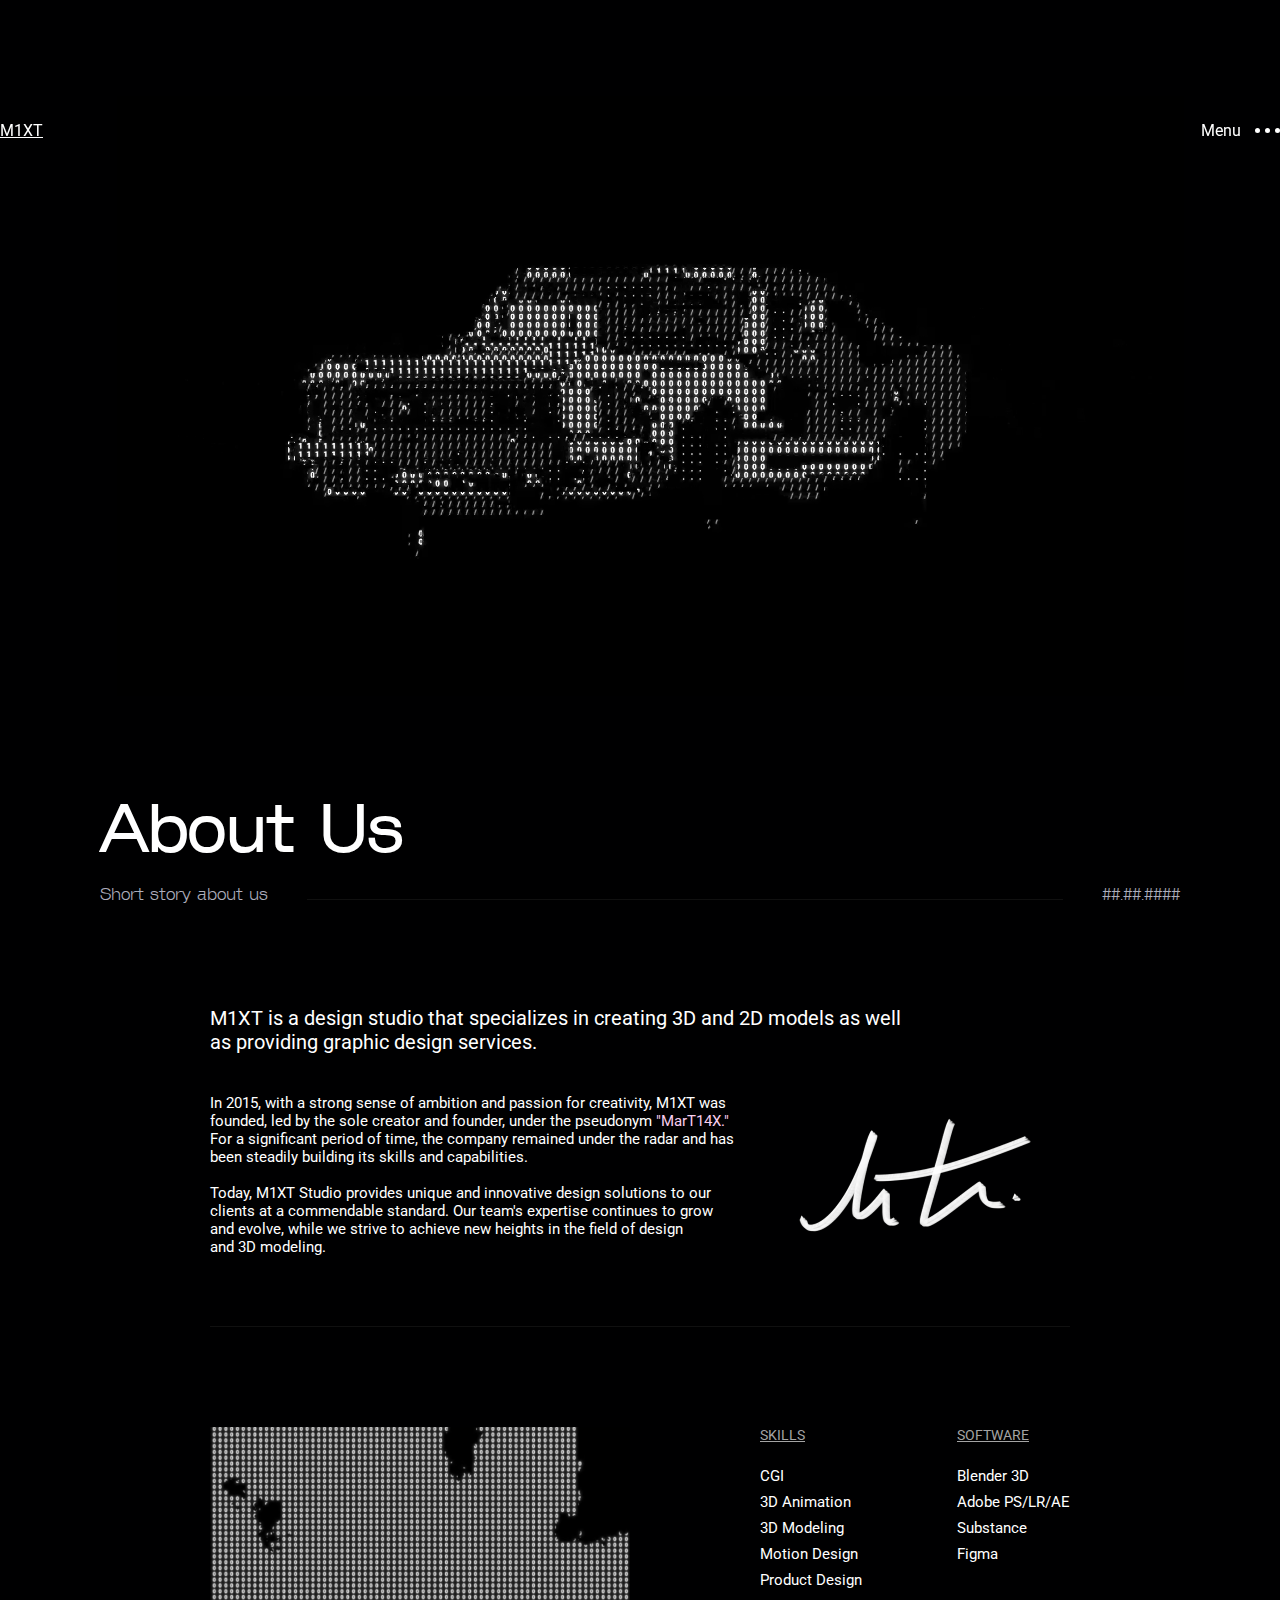
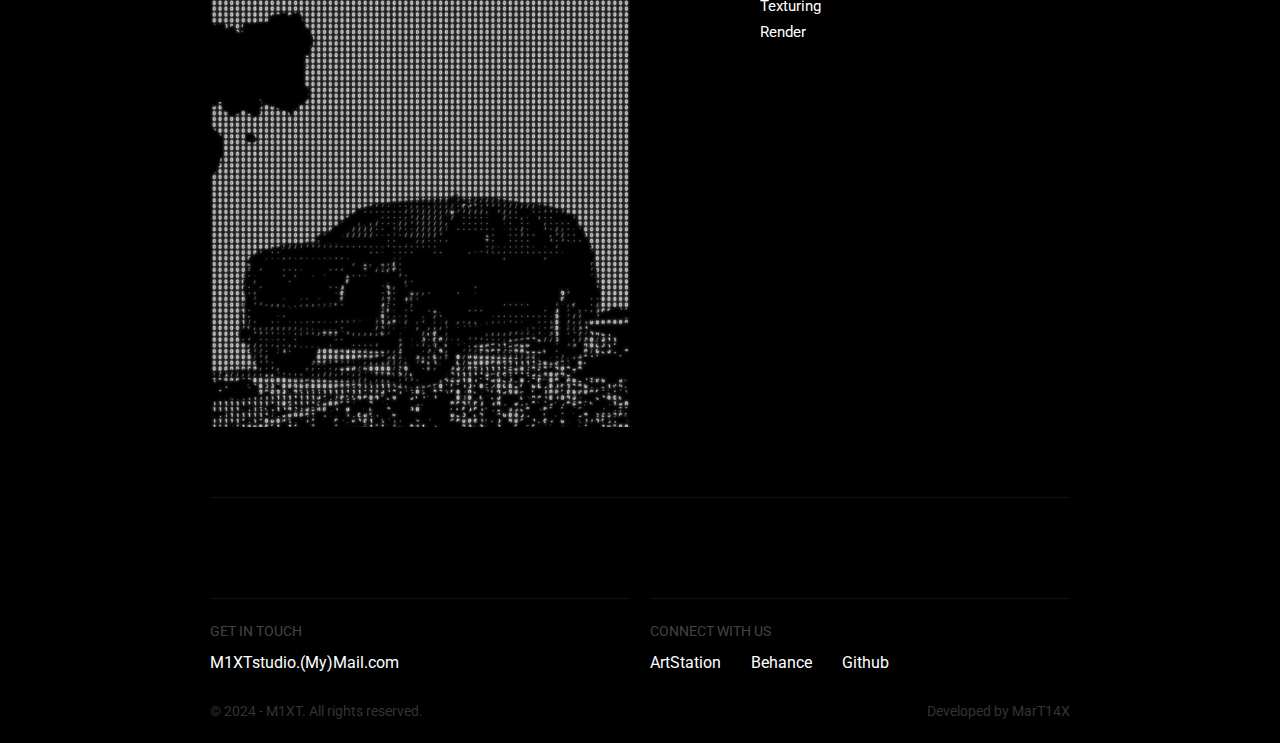
<file: about.html>
<!DOCTYPE html>
<html lang="en">

<head>
    <meta charset="UTF-8">
    <meta name="viewport" content="width=device-width, initial-scale=1.0">
    <title>M1XT.Inc/About</title>
    <link rel="stylesheet" href="./Styles/about.css">
    <link rel="stylesheet" href="./Styles/footer.css">
    <link rel="stylesheet" href="./Styles/header.css">

    <link rel="preconnect" href="https://fonts.googleapis.com">
    <link rel="preconnect" href="https://fonts.gstatic.com" crossorigin>
    <link href="https://fonts.googleapis.com/css2?family=Roboto:wght@300;400;500;700;900&display=swap" rel="stylesheet">
    <link rel="icon" href="./Imges/Web-Icon/weblogo.svg" type="image/x-icon">
    <link rel="preconnect" href="./Fonts/Aron-Normal.ttf">
</head>

<body>
    <special-header></special-header>

    <main>
        <div class="main_imge_section">
            <div class="main_imge_container">
                <video autoplay muted loop playsinline src="./Imges/Comp-vid/GT3_3.webm"></video>
            </div>
        </div>

        <div class="main_name_section">
            <div class="main_name_container">
                <div class="main_text_name">
                    <h1>
                        About Us
                    </h1>
                </div>

                <div class="main_disc_container">
                    <div class="main_disc_name">
                        <h2>
                            Short story about us
                        </h2>
                    </div>

                    <div class="main_disc_line"></div>

                    <div class="main_disc_date">
                        <p>
                            ##.##.####
                        </p>
                    </div>
                </div>
            </div>
        </div>

        <div class="discriptio_section">
            <div class="discription_section_container">
                <div class="discription_section_pargraph">
                    <h3>
                        M1XT is a design studio that specializes in creating 3D and 2D models as well
                        as providing graphic design services.
                    </h3>
                </div>

                <div class="discriptio_section_content_container">
                    <div class="discriptio_section_text">
                        <h4>
                            In 2015, with a strong sense of ambition and passion for creativity, M1XT was
                            founded, led by the sole creator and founder, under the pseudonym <font color="#F9CEEE">"MarT14X."</font>
                            For a significant period of time, the company remained under the radar and has been steadily
                            building its skills and capabilities.
                            <br> <br>
                            Today, M1XT Studio provides unique and innovative design solutions to our clients at a
                            commendable standard. Our team's expertise continues to grow and evolve, while we strive to
                            achieve new heights in the field of design and 3D modeling.
                        </h4>
                    </div>

                    <div class="discriptio_section_sign_img">
                        <img src="./Imges/PNG/m1xtSign_big.png" alt="M1XT Studios Sign" srcset="">
                    </div>
                </div>
            </div>
        </div>

        <div class="discriptio_section">
            <div class="discription_section_container">
                <div class="disciption_two_blocks">
                    <div class="discription_left_pic">
                        <img src="./Imges/PNG/cadi_im.png" alt="Cadilac made by: MarT14X">
                    </div>

                    <div >
                        <div class="rigth_two_colums">
                            <div class="discription_colum">
                                <div class="disciption_colum_name">
                                    <p>
                                        Skills
                                    </p>
                                </div>

                                <div class="disciption_colum_content">
                                    <p>CGI</p>
                                    <p>3D Animation</p>
                                    <p>3D Modeling</p>
                                    <p>Motion Design</p>
                                    <p>Product Design</p>
                                    <p>Texturing</p>
                                    <p>Render</p>
                                </div>
                            </div>

                            <div class="discription_colum">
                                <div class="disciption_colum_name">
                                    <p>
                                        Software
                                    </p>
                                </div>

                                <div class="disciption_colum_content">
                                    <p>Blender 3D</p>
                                    <p>Adobe PS/LR/AE</p>
                                    <p>Substance</p>
                                    <p>Figma</p>
                                </div>
                            </div>
                        </div>
                    </div>
                </div>
            </div>
        </div>
    </main>

    <special-footer></special-footer>
</body>
<script src="./Scripts/App.js"></script>
<script src="./Scripts/Footer.js"></script>
<script src="./Scripts/Header.js"></script>
</html>
</file>
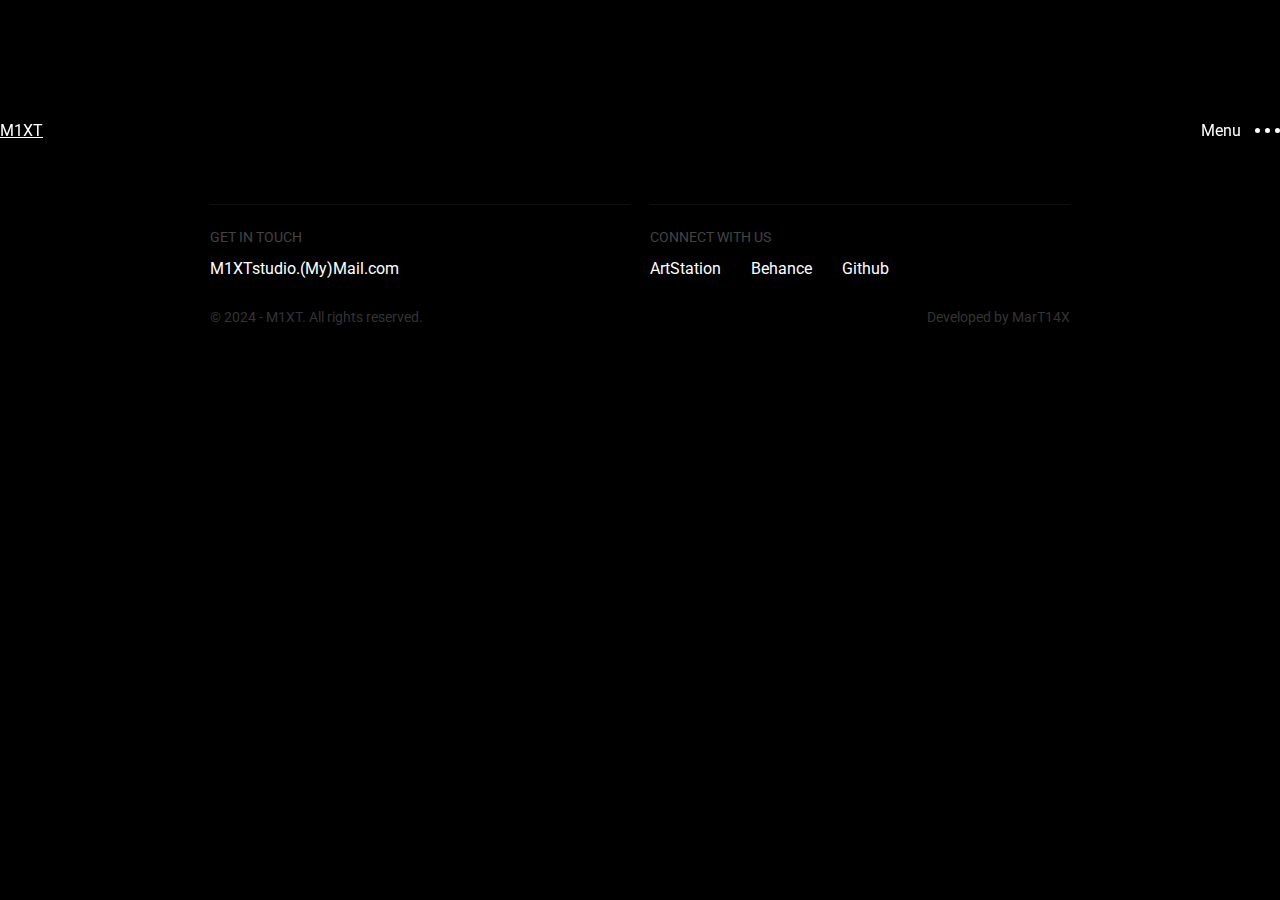
<file: card.html>
<!DOCTYPE html>
<html lang="en">

<head>
    <meta charset="UTF-8">
    <meta name="viewport" content="width=device-width, initial-scale=1.0">
    <title>M1XT.Inc/Projects</title>
    <link rel="stylesheet" href="./Styles/footer.css">
    <link rel="stylesheet" href="./Styles/header.css">

    <link rel="preconnect" href="https://fonts.googleapis.com">
    <link rel="preconnect" href="https://fonts.gstatic.com" crossorigin>
    <link href="https://fonts.googleapis.com/css2?family=Roboto:wght@300;400;500;700;900&display=swap" rel="stylesheet">
    <link rel="icon" href="./Imges/Web-Icon/weblogo.svg" type="image/x-icon">
    <link rel="preconnect" href="./Fonts/Aron-Normal.ttf">
    <link rel="stylesheet" href="./Styles/card.css">
    <script src="./Scripts/cards.js" type="module" defer></script>
</head>

<body>
    <special-header></special-header>

    <main>
        <div class="wrapper">

        </div>
    </main>

    <special-footer></special-footer>
</body>
<script src="./Scripts/Footer.js"></script>
<script src="./Scripts/Header.js"></script>

</html>
</file>
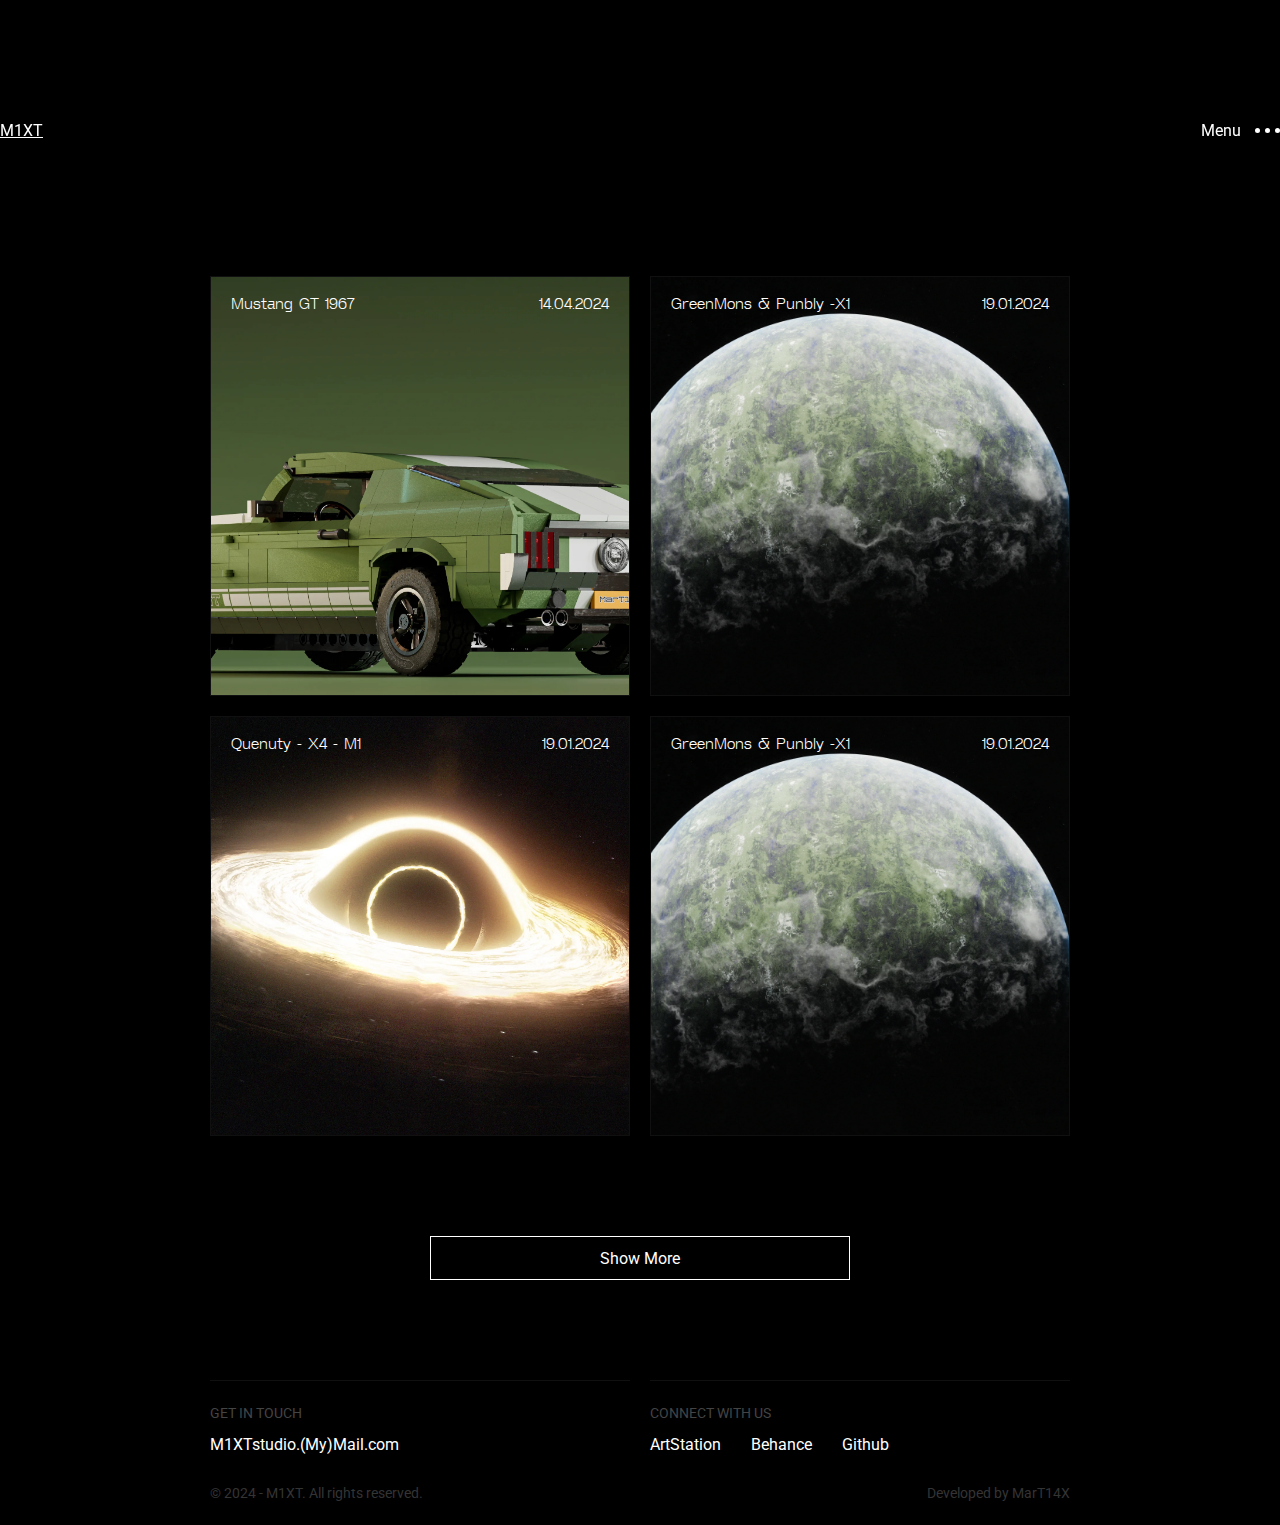
<file: projects.html>
<!DOCTYPE html>
<html lang="en">

<head>
    <meta charset="UTF-8">
    <meta name="viewport" content="width=device-width, initial-scale=1.0">
    <title>M1XT.Inc/Projects</title>
    <link rel="stylesheet" href="./Styles/projects.css">
    <link rel="stylesheet" href="./Styles/footer.css">
    <link rel="stylesheet" href="./Styles/header.css">

    <link rel="preconnect" href="https://fonts.googleapis.com">
    <link rel="preconnect" href="https://fonts.gstatic.com" crossorigin>
    <link href="https://fonts.googleapis.com/css2?family=Roboto:wght@300;400;500;700;900&display=swap" rel="stylesheet">
    <link rel="icon" href="./Imges/Web-Icon/weblogo.svg" type="image/x-icon">
    <link rel="preconnect" href="./Fonts/Aron-Normal.ttf">
    <script src="./Scripts/projects.js" type="module" defer></script>
</head>

<body>
    <special-header></special-header>

    <main>
        <div class="wrapper">
            <h1></h1>
            <div class="cards"></div>
            <button class="show-cards none">Show More</button>
        </div>
    </main>

    <special-footer></special-footer>
</body>
<script src="./Scripts/App.js"></script>
<script src="./Scripts/Footer.js"></script>
<script src="./Scripts/Header.js"></script>

</html>
</file>
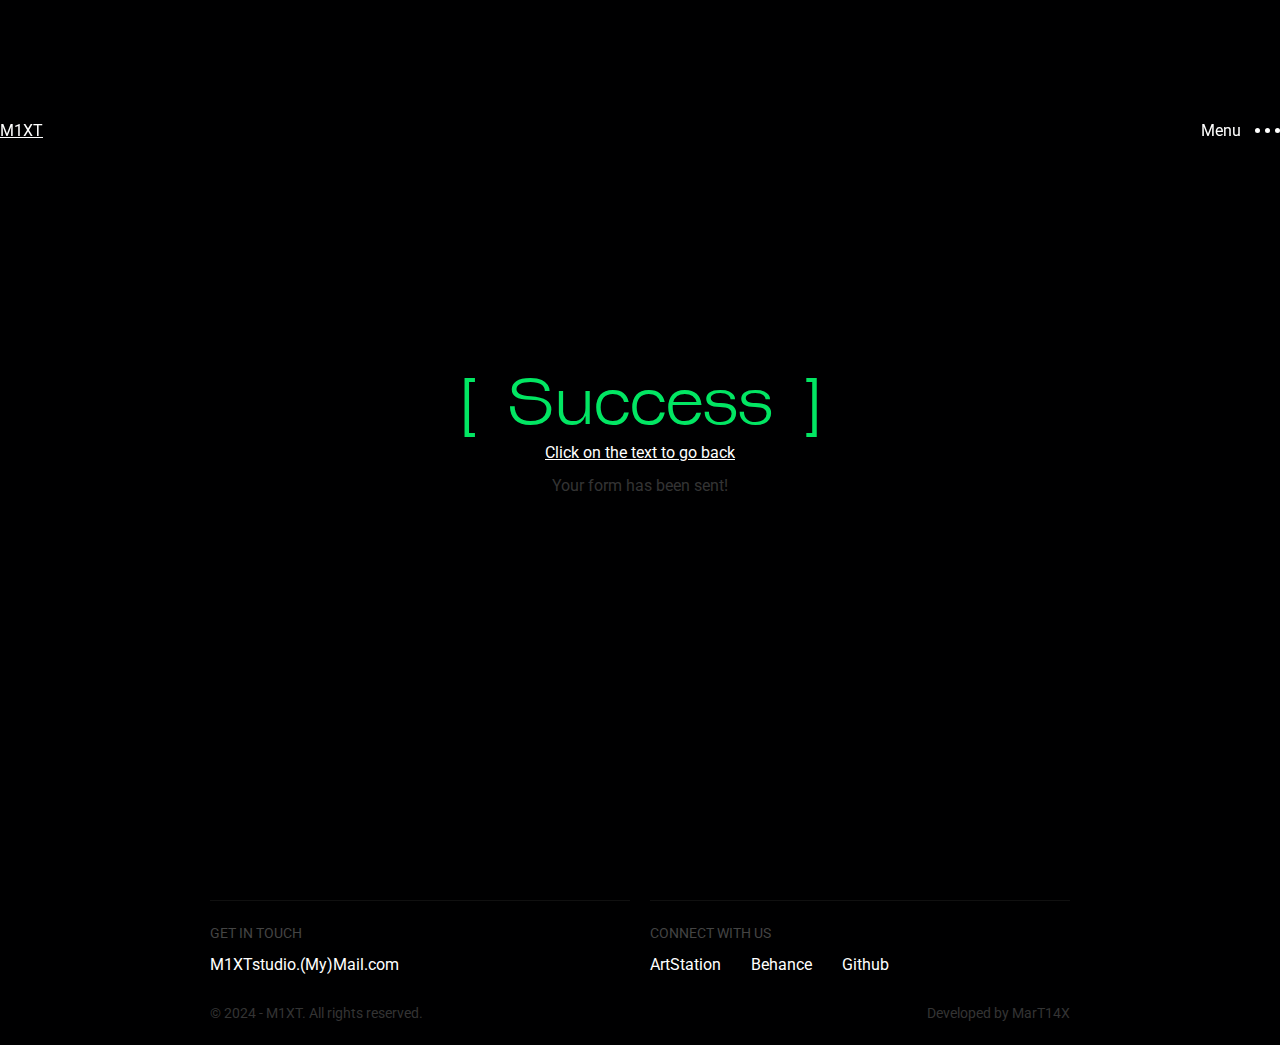
<file: succes.html>
<!DOCTYPE html>
<html lang="en">

<head>
    <meta charset="UTF-8">
    <meta name="viewport" content="width=device-width, initial-scale=1.0">
    <title>M1XT.Inc/Contacts/Success</title>
    <link rel="stylesheet" href="./Styles/header.css">
    <link rel="stylesheet" href="./Styles/success.css">
    <link rel="stylesheet" href="./Styles/footer.css">

    <link rel="preconnect" href="https://fonts.googleapis.com">
    <link rel="preconnect" href="https://fonts.gstatic.com" crossorigin>
    <link href="https://fonts.googleapis.com/css2?family=Roboto:wght@300;400;500;700;900&display=swap" rel="stylesheet">
    <link rel="icon" href="./Imges/Web-Icon/weblogo.svg" type="image/x-icon">
    <link rel="preconnect" href="./Fonts/Aron-Normal.ttf">
</head>

<body>

    <special-header></special-header>

    <main>
        <section>
            <div class="section_container">
                <a href="#" class="back_url" onclick="history.back()">
                    <div class="section_content">
                        <div class="section_name">
                            <p>[&ensp;</p>
                            <p>Success</p>
                            <p>&ensp;]</p>
                        </div>
    
                        <div class="section_deiscription">
                            <p class="back">Click on the text to go back</p>
                            <p class="sent">Your form has been sent!</p>
                        </div>
                    </div>
                </a>
            </div>
        </section>
    </main>

    <special-footer></special-footer>

</body>
<script src="./Scripts/Footer.js"></script>
<script src="./Scripts/Header.js"></script>

</html>
</file>
<file: Styles/about.css>
* {
    margin: 0;
    padding: 0;
    box-sizing: border-box;

    -webkit-box-sizing: border-box;
    -moz-box-sizing: border-box;
    box-sizing: border-box;

    scroll-behavior: smooth;
    font-family: 'Roboto', sans-serif;

    overflow-x: -webkit-marquee;
    -webkit-marquee-style: scroll;
    -webkit-marquee-speed: slow;
}

*::selection {
    --colors-pink: rgb(243, 182, 230);
    background: var(--colors-pink);
    color: rgb(249, 206, 236);
    -webkit-text-fill-color: #101026;
}

@font-face {
    font-family: 'Aron-Normal';
    src: url(../Fonts/Aron-Normal.ttf) format('truetype');

}

::-webkit-scrollbar {
    width: 0;
}

body {
    background: #000001;
    height: auto;
}

/* Page Settings */


/* Main Settings */


main {
    max-width: 1300px;
    margin-left: auto;
    margin-right: auto;
    display: flex;
    flex-direction: column;

    gap: 100px;
    justify-content: space-between;
    margin-bottom: 100px;
}


.main_imge_section {
    max-width: 1300px;
    max-height: 600px;
    margin-inline: auto;
    margin-top: 4vh;
}

.main_imge_container video {
    width: 1300px;
    height: 600px;
    margin-inline: auto;
}


.main_name_section {
    max-width: 1080px;
    margin-inline: auto;
    display: flex;
}

.main_name_container {
    width: 1080px;
    display: flex;
    flex-direction: column;
    gap: 14px;
}

.main_text_name h1 {
    color: #FFFFFF;
    font-size: 64px;
    font-weight: 600;
    font-family: 'Aron-Normal';
    text-align: left;
}

.main_disc_name h2 {
    color: #ADAEBC;
    font-size: 16px;
    font-weight: 400;
    font-family: 'Aron-Normal';
    text-align: left;
}

.main_disc_date p {
    color: #ADAEBC;
    font-size: 16px;
    font-weight: 400;
    font-family: 'Aron-Normal';
    text-align: left;
}

.main_disc_line {
    height: 6px;
    width: 70%;

    border-bottom: 1px solid #101010;
}

.main_disc_container {
    display: flex;
    justify-content: space-between;
    align-items: center;
}


.discriptio_section {
    width: 860px;
    margin-inline: auto;
}

.discription_section_pargraph h3 {
    color: #FFFFFF;
    font-size: 20px;
    font-weight: 400;
    font-family: 'Roboto', sans-serif;
    text-align: left;
}

.discriptio_section_text h4 {
    color: #FFFFFF;
    font-size: 15px;
    font-weight: 400;
    font-family: 'Roboto', sans-serif;
    text-align: left;
}

.discriptio_section_content_container {
    display: flex;
    flex-direction: row;
    gap: 20px;
}

.discription_section_container {
    display: flex;
    flex-direction: column;
    gap: 40px;
    max-width: 860px;

    padding-bottom: 66px;
    border-bottom: 1px solid #101010;
}


.disciption_two_blocks {
    display: flex;
    flex-direction: row;

    gap: 130px;
}

.rigth_two_colums {
    display: flex;
    width: 310px;
    flex-direction: row;
    justify-content: space-between;
}

.discription_colum {
    display: flex;
    flex-direction: column;
    gap: 24px;
}

.disciption_colum_content {
    display: flex;
    flex-direction: column;
    gap: 8px;
}

.disciption_colum_name {
    color: #A4A4A4;
    font-size: 14px;
    font-weight: 400;
    text-align: left;
    font-family: 'Roboto', sans-serif;
    text-decoration: underline;
    text-transform: uppercase;
}

.disciption_colum_content p {
    color: #FFFFFF;
    font-size: 15px;
    font-weight: 400;
    text-align: left;
    font-family: 'Roboto', sans-serif;
}


/* Main Settings */

@media (max-width: 430px) {
    .main_imge_section {
        max-width: 373px;

        video {
            max-width: 373px;
            max-height: 244px;
        }
    }

    .main_name_section {
        max-width: 373px;
    }

    .main_name_container {
        max-width: 373px;
    }

    .main_text_name h1 {
        font-size: 24px;
    }

    .main_disc_line {
        width: 47%;
    }

    .discriptio_section {
        max-width: 373px;
    }

    .discription_section_container {
        max-width: 373px;
    }

    .discriptio_section_content_container {
        max-width: 373px;
        align-items: center;
    }

    .discriptio_section_sign_img {
        width: 137px;
        height: 91px;

        img {
            width: 137px;
            height: 91px;
        }
    }
    
    .discriptio_section_text {
        max-width: 216px;
    }

    .discription_left_pic {
        max-width: 137px;
        max-height: 196px;

        img {
            max-width: 137px;
            max-height: 196px;
        }
    }

    .disciption_two_blocks {
        gap: 20px;
    }

    .rigth_two_colums {
        width: 216px;
        gap: 30px;
    }

    .main_disc_name h2 {
        font-size: 11px;
    }

    .main_disc_date p {
        font-size: 11px;
    }

    .disciption_colum_content p {
        font-size: 12px;
    }

    .discription_section_pargraph h3 {
        font-size: 14px;
    }

    .discriptio_section_text h4 {
        font-size: 11px;
    }
}
</file>
<file: Styles/footer.css>
/* Footer Settings */
footer {
    max-width: 860px;
    margin-inline: auto;
}

footer a {
    color: #FFFFFF;
    font-size: 16px;
    font-family: 'Roboto', sans-serif;
    font-weight: 400;

    text-decoration: none;
    transition: all 0.3s
}

footer a:hover {
    color: #F9CEEE;
    text-decoration: underline;
    transition: all 0.2s cubic-bezier(0, 0, 1.04, 0.02);
}

footer a:active {
    color: #343434;
    text-decoration: underline;
}


.footer_left_block {
    width: 420px;
    border-top: 1px solid #101010;
    padding-top: 24px;
    padding-bottom: 24px;
    display: flex;
    flex-direction: column;
    gap: 31px;
}

.footer_section_name {
    color: #444444;
    font-size: 14px;
    font-family: 'Roboto', sans-serif;
    font-weight: 400;
    text-align: left;
    display: flex;
    flex-direction: column;
    gap: 14px;
}

.footer_copyright_text {
    color: #343434;
    font-size: 14px;
    font-family: 'Roboto', sans-serif;
    font-weight: 400;
    text-align: left;
}

.footer_container {
    display: flex;
    justify-content: space-between;
}

.footer_section_container {
    display: flex;
    flex-direction: row;
    gap: 30px;
}

#footer_right_text {
    text-align: right;
}


@media (max-width: 430px) {
    footer {
        max-width: 373px;
    }

    .footer_container {
        width: 373px;
        flex-direction: column;
    }

    .footer_left_block {
        max-width: 373px;
    }

    .footer_section_container {
        max-width: 373px;
        justify-content: space-between;
    }

    .footer_section_container {
        max-width: 373px;
        justify-content: space-between;
    }
}
</file>
<file: Styles/header.css>
/* Header Settings */

.menu-opn {
    height: 100vh;
    width: 100%;
    background-color: #000001;
    z-index: 997;
    position: absolute;
    margin-left: auto;
    margin-right: auto;
    opacity: 0;
    transition: all 0.3s cubic-bezier(0, 0, 0.92, 0.02);
    visibility: hidden;
}

.menu-opn.active{
    opacity: 1;
    transition: all 0.3s cubic-bezier(0, 0, 0.62, 0.02);
    visibility: visible;
    display: flex;
    flex-direction: column;
    justify-content: space-between;
}

.menu-footer {
    height: 60px;
    width: 1320px;
    border-top: 1px solid #444444;
    margin-left: auto;
    margin-right: auto;
    display: flex;
    justify-content: space-between;
    flex-direction: column;
    justify-content: center;
    margin-bottom: 0;
}

.menu-footer-cont {
    display: flex;
    justify-content: space-between;
    color: #444444;
    height: 17px;
}

.menu-footer-cont p {
    font-size: 14px;
    font-weight: 400;
}


.menu-container {
    margin-top: 30vh;
    max-width: 874px;
    margin-left: auto;
    margin-right: auto;
    align-items: center;
    text-align: center;
    display: flex;
    flex-direction: column;
    gap: 24px;

    justify-content: center;
}

.menu-frmae-list {
    height: 70px;
    color: #343434;
    font-size: 64px;
    text-transform: uppercase;
    letter-spacing: 7.04px;
    position: relative;
}

.menu-frmae-list:hover {
    color: #F9CEEE;
    text-transform: uppercase;
    opacity: 1;
    transition: all 0.2s cubic-bezier(0, 0, 1.02, 0.02);
}

.menu-frmae-list:active {
    color: #343434;
}

.bottom-line {
    background-color: #F9CEEE;
    opacity: 1;
    height: 2px;
    width: 0%;
    display: flex;
    flex-direction: column-reverse;
    align-items: center;
    margin-left: auto;
    margin-right: auto;
    transition: all 0.3s
}

.bottom-line p {
    font-family: 'Aron-Normal';
    font-weight: 600;
}

.menu-frmae-list:hover .bottom-line{
    width: 100%;
    transition: all 0.2s cubic-bezier(0, 0, 1.04, 0.02);
}

.menu-frame {
    margin-top: 20%;
    display: flex;
    flex-direction: column;
    gap: 24px;
}


header {
    position: sticky;
    height: 60px;
    top: 0;
    z-index: 4;

    margin-left: auto;
    margin-right: auto;
    justify-content: center;
    display: flex;
}

.header-container {
    width: 1320px;
    height: 60px;
    margin-left: auto;
    margin-right: auto;
    display: flex;
    flex-direction: row;
    justify-content: space-between;
    align-items: center;
    margin-top: 100px;
}

.header-container p {
    font-size: 16px;
    color: #FFFFFF;
    font-weight: 400;
    font-family: 'Roboto', sans-serif;
    transition: all 0.3s
}

.header-container p:hover {
    color: #F9CEEE;
    transition: all 0.3s
}

.header-container p:active {
    color: #343434;
}

#Logo p {
    text-decoration: underline;
}

#Logo {
    z-index: 999;
}

.menu {
    display: flex;
    z-index: 999;
    transition: all 0.3s
}

.menu:hover {
    color: #F9CEEE;
    transition: all 0.3s
}

.menu:active {
    color: #343434;
}

.menu-dot:hover .header-container p{
    color: #F9CEEE;
}

.menu-dot {
    height: 5px;
    width: 5px;
    border-radius: 7px;
    background-color: #FFFFFF;
    transition: 0.4s;
    opacity: 1;
    transform: matrix(1, 0, 0, 1, 0, 0);
    z-index: 99;
    
}

.menu-dots {
    gap: 5px;
    display: flex;
    flex-direction: row;
    align-items: center;
    margin-left: 14px;
}

.menu:hover .header-container p{
    color: #F9CEEE;
    transition: all 0.3s
}

.menu:hover .menu-dot {
    transition: 0.3s;
    opacity: 1;
    transform: matrix(1, 0, 0, 1, 0, -8);
    background-color: #F9CEEE;
}

.menu:hover .menu-dot:nth-child(1) {
    transition-delay: 140ms;
}

.menu:hover .menu-dot:nth-child(2) {
    transition-delay: 240ms;
}

.menu:hover .menu-dot:nth-child(3) {
    transition-delay: 340ms;
}



/* Header Settings */

@media (max-width: 430px) {
    .header-container {
        width: 373px;
        margin-top: 4px;
        height: 20px;
    }

    .menu-container {
        max-width: 373px;
    }

    .menu-frmae-list {
        font-size: 34px;
    }

    .menu-footer {
        max-width: 373px;
    }

    .menu-footer-cont p {
        font-size: 10px;
    }
}
</file>
<file: Styles/card.css>
* {
    margin: 0;
    padding: 0;
    box-sizing: border-box;

    -webkit-box-sizing: border-box;
    -moz-box-sizing: border-box;
    box-sizing: border-box;

    scroll-behavior: smooth;
    font-family: 'Roboto', sans-serif;

    overflow-x: -webkit-marquee;
    -webkit-marquee-style: scroll;
    -webkit-marquee-speed: slow;
}

*::selection {
    --colors-pink: rgb(243, 182, 230);
    background: var(--colors-pink);
    color: rgb(249, 206, 236);
    -webkit-text-fill-color: #101026;
}

@font-face {
    font-family: 'Aron-Normal';
    src: url(../Fonts/Aron-Normal.ttf) format('truetype');

}

::-webkit-scrollbar {
    width: 0;
}

body {
    background: #000001;
    height: auto;
}

/* Page Settings */

/* Main Settings */

main {
    max-width: 1300px;
    margin-inline: auto;
    margin-top: 16vh;
    margin-bottom: 100px;
}

.card_product_img {
    height: 600px;
    width: 1300px;
    max-width: 1300px;
    background-size: cover;
    background-position: center;
}

.product_title_disc {
    max-width: 1080px;
    width: 1080px;
    margin-inline: auto;
    display: flex;
    flex-direction: column;
    gap: 14px;
}

.product_title_name {
    color: #FFFFFF;
    font-size: 64px;
    font-family: 'Aron-Normal';
    font-weight: 500;
    letter-spacing: -3%;
}

.product_disc_container {
    display: flex;
    max-width: 1080px;
    width: 1080px;
    max-height: 14px;
    height: 14px;
    justify-content: space-between;
    align-items: center;
}

.product_sub_title {
    color: #ADAEBC;
    font-size: 16px;
    font-family: 'Aron-Normal';
    font-weight: 400;
    letter-spacing: -3%;
}

.card_product_title_container {
    display: flex;
    flex-direction: column;
    gap: 24px;
}

.product_content_section {
    max-width: 860px;
    margin-inline: auto;
}

.product_content_container {
    max-width: 860px;
    border-bottom: 1px solid #101010;
    padding-bottom: 64px;
    display: flex;
    flex-direction: column;
    gap: 16vh;
}

.product_content_title {
    color: #FFFFFF;
    font-size: 15px;
    text-align: left;
    font-family: 'Roboto', sans-serif;
    font-weight: 400;
}

.product_content_img {
    height: 427px;
    width: 100%;
    max-width: 860px;
    background-size: cover;
    background-position: center;
}

.product_content_img_container {
    display: flex;
    flex-direction: row;
    gap: 20px;
}

.card_product_container {
    display: flex;
    flex-direction: column;
    gap: 20vh;
}

.product_content_img_full_size {
    height: 444px;
    width: 860px;
    max-width: 860px;
    background-size: cover;
    background-position: center;
}

.product_content_img_container_outside {
    display: flex;
    flex-direction: column;
}
</file>
<file: Styles/projects.css>
* {
    margin: 0;
    padding: 0;
    box-sizing: border-box;

    -webkit-box-sizing: border-box;
    -moz-box-sizing: border-box;
    box-sizing: border-box;

    scroll-behavior: smooth;
    font-family: 'Roboto', sans-serif;

    overflow-x: -webkit-marquee;
    -webkit-marquee-style: scroll;
    -webkit-marquee-speed: slow;
}

*::selection {
    --colors-pink: rgb(243, 182, 230);
    background: var(--colors-pink);
    color: rgb(249, 206, 236);
    -webkit-text-fill-color: #101026;
}

@font-face {
    font-family: 'Aron-Normal';
    src: url(../Fonts/Aron-Normal.ttf) format('truetype');

}

::-webkit-scrollbar {
    width: 0;
}

body {
    background: #000001;
    height: auto;
}

/* Page Settings */

/* Main Settings */

main {
    max-width: 860px;
    display: flex;
    margin-inline: auto;
    gap: 20px;
    flex-direction: row;
    flex-wrap: wrap;
    margin-top: 24vh;

    margin-bottom: 100px;
}

.wrapper{
    display: flex;
    flex-direction: column;
    max-width: 860px;

    margin-inline: auto;
    align-items: center;
}

.cards {
    display: flex;
    flex-direction: row;
    flex-wrap: wrap;
    justify-content: space-between;
    max-width: 860px;
    gap: 20px;

    margin-bottom: 100px;
}

.card {
    width: 420px;
    height: 420px;
    max-width: 420px;
    max-height: 420px;
    display: flex;
    flex-direction: column;

    border: 1px solid #101010;
    transition: 0.3s;
}

.card:hover {
    border: 1px solid #FFFFFF;
    transition: all 0.2s cubic-bezier(0, 0, 1.04, 0.02);
}

.card:active {
    border: 1px solid #F9CEEE;
    transition: all 0.2s cubic-bezier(0, 0, 1.04, 0.02);
}

.card_container {
    height: 418px;
    width: 418px;

    max-height: 420px;
    background-color: transparent;
    background-size: cover;
    background-position: center;

    padding: 20px;
}

.card_name_container {
    display: flex;
    justify-content: space-between;
}

.card a {
    text-decoration: none;
}

.card_name {
    color: #FFFFFF;
    font-size: 14px;
    font-family: 'Aron-Normal';
    font-weight: 400;
    letter-spacing: -3%;
}

.show-cards{
    color: white;
    background-color: #000001;
    border: 1px solid #FFFFFF;
    border-radius: 0;
    font-size: 16px;

    max-width: 420px;
    width: 420px;
    font-family: 'Roboto', sans-serif;
    height: 44px;
    transition: all 0.3s;
    cursor: pointer;
}

.show-cards:hover {
    background-color: #FFFFFF;
    color: #000001;
    transition: all 0.2s cubic-bezier(0, 0, 1.04, 0.02);
}

.show-cards:active {
    border: 1px solid #000001;
    background-color: #F9CEEE;
    transition: all 0.2s cubic-bezier(0, 0, 1.04, 0.02);
}

.none {
    display: none;
}

.ErrorMess {
    cursor: pointer;

    margin-top: 17vh;
    margin-bottom: 22vh;
}

.ErrorMess:hover .ErrorMess_name {
    gap: 24px;
    color: #FE3D2C;
    transition: all 0.2s cubic-bezier(0, 0, 1.04, 0.02);
}

.ErrorMess:hover .click {
    color: #FE3D2C;
    transition: all 0.2s cubic-bezier(0, 0, 1.04, 0.02);
}

.ErrorMess:active .click {
    color: #FF1500;
    transition: all 0.2s cubic-bezier(0, 0, 1.04, 0.02);
}

.ErrorMess:active .ErrorMess_name {
    gap: 34px;
    color: #FF1500;
    transition: all 0.2s cubic-bezier(0, 0, 1.04, 0.02);
}

.ErrorMess_container {
    display: flex;
    flex-direction: column;
    align-items: center;
    text-align: center;

    gap: 14px;
}

.ErrorMess_name {
    display: flex;
    flex-direction: row;
    gap: 0px;
    transition: all 0.3s;
    color: #F26457;
}

.ErrorMess_name p {
    font-size: 64px;
    line-height: 100%;
    font-family: 'Aron-Normal';
    font-weight: 400;
    letter-spacing: -3%;
}

.fix {
    color: #444444;
    font-family: 'Roboto', sans-serif;
    font-weight: 400;
    max-width: 420px;
}

.click {
    color: #FFFFFF;
    font-family: 'Roboto', sans-serif;
    font-weight: 400;
    text-decoration: underline;
    transition: all 0.2s;
}

.ErrorMess_discription {
    display: flex;
    flex-direction: column;
    gap: 24px;
}

@media (max-width: 430px) {
    main {
        margin-top: 2vh;
    }

    .wrapper {
        max-width: 373px;
    }

    .show-cards {
        font-size: 12px;
    }

    .ErrorMess {
        margin-top: 32vh;
        margin-bottom: 24vh;
    }

    .ErrorMess_name p {
        font-size: 24px;
    }

    .fix {
        font-size: 12px;
        max-width: 244px;
    }

    .click {
        font-size: 12px;
    }
}
</file>
<file: Styles/success.css>
* {
    margin: 0;
    padding: 0;
    box-sizing: border-box;

    -webkit-box-sizing: border-box;
    -moz-box-sizing: border-box;
    box-sizing: border-box;

    scroll-behavior: smooth;
    font-family: 'Roboto', sans-serif;

    overflow-x: -webkit-marquee;
    -webkit-marquee-style: scroll;
    -webkit-marquee-speed: slow;
}

*::selection {
    --colors-pink: rgb(243, 182, 230);
    background: var(--colors-pink);
    color: rgb(249, 206, 236);
    -webkit-text-fill-color: #101026;
}

@font-face {
    font-family: 'Aron-Normal';
    src: url(../Fonts/Aron-Normal.ttf) format('truetype');

}

::-webkit-scrollbar {
    width: 0;
}

body {
    background: #000001;
    height: auto;
}

/* Main Settings */

section {
    max-width: 860px;
    margin-inline: auto;
    align-items: center;

    display: flex;

    flex-direction: column;

    margin-top: 35vh;
    margin-bottom: 45vh;
}

.section_name {
    display: flex;
    gap: 0px;
    transition: all 0.3s;
}

.back_url:hover .section_name{
    gap: 35px;
    transition: all 0.2s cubic-bezier(0, 0, 1.04, 0.02);
}

.back_url:active .section_name{
    gap: 45px;
    transition: all 0.2s cubic-bezier(0, 0, 1.04, 0.02);
    color: #343434;
}

.section_name p {
    color: #02E663;
    font-size: 64px;
    line-height: 100%;
    font-family: 'Aron-Normal';
    font-weight: 400;
    letter-spacing: -3%;
}

.section_content {
    display: flex;
    flex-direction: column;
    gap: 4px;
}

.section_deiscription {
    display: flex;
    flex-direction: column;
    align-items: center;
    gap: 14px;
}

.back {
    color: #FFFFFF;
    font-family: 'Roboto', sans-serif;
    font-weight: 400;
    text-decoration: underline;
}

.sent {
    color: #343434;
    font-family: 'Roboto', sans-serif;
    font-weight: 400;
}

.back_url {
    text-decoration: none;
}
</file>
